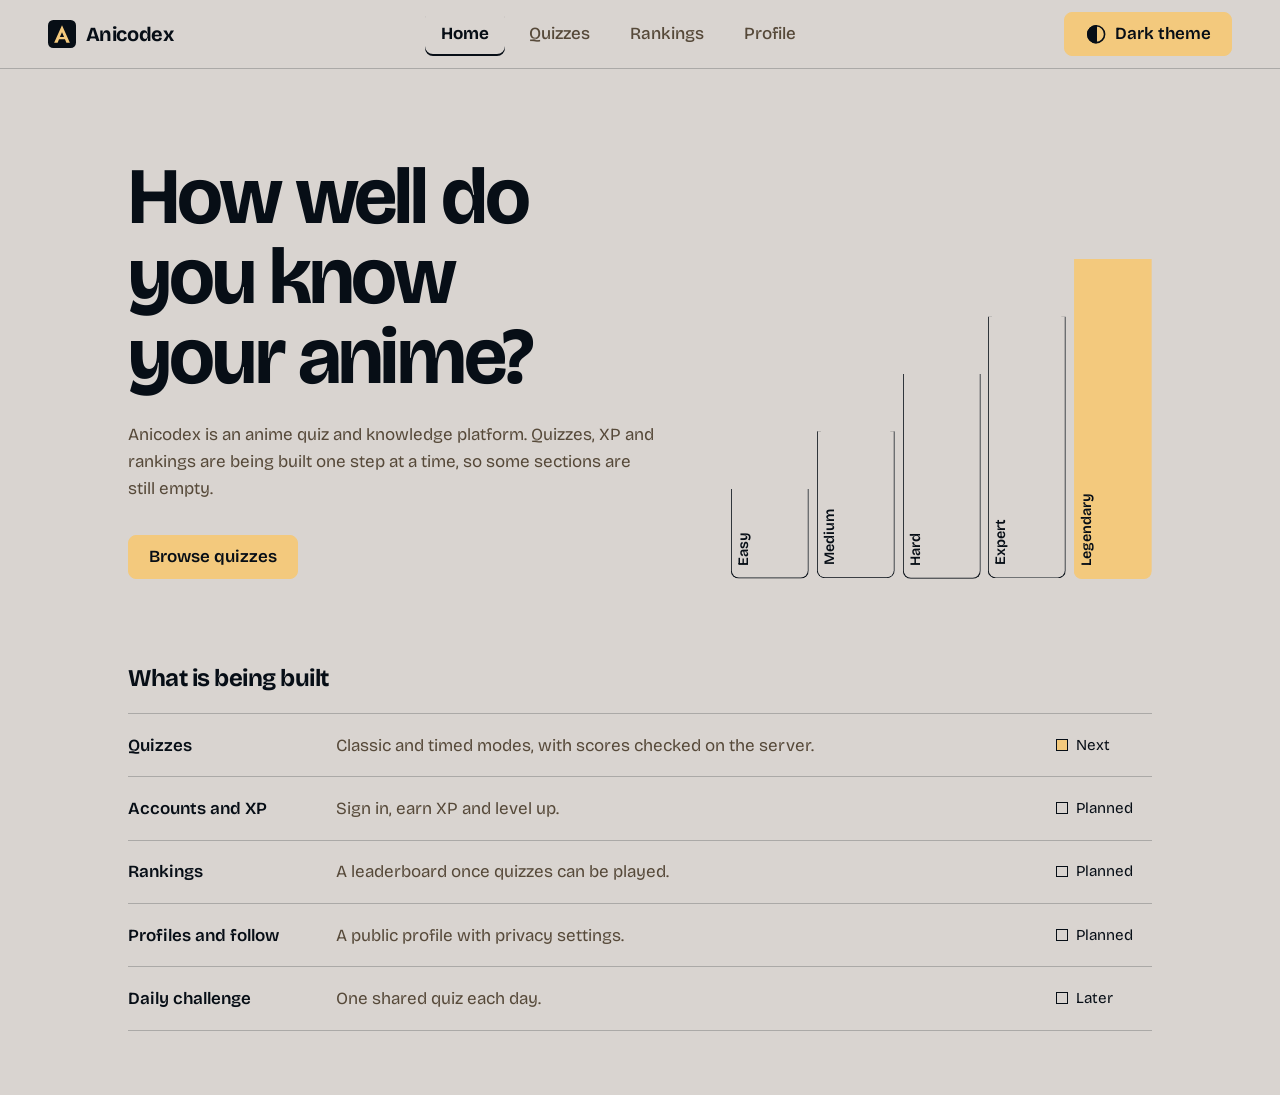
<file: index.html>
<!doctype html>
<html lang="en">
<head>
<meta charset="utf-8">
<meta name="viewport" content="width=device-width, initial-scale=1, viewport-fit=cover">
<title>Anicodex</title>
<meta name="description" content="Anicodex is an anime quiz and knowledge platform with XP, profiles and rankings.">
<meta property="og:title" content="Anicodex">
<meta property="og:description" content="Anime quizzes, XP and rankings.">
<meta name="theme-color" content="#d9d4d0" media="(prefers-color-scheme: light)">
<meta name="theme-color" content="#070e16" media="(prefers-color-scheme: dark)">
<link rel="icon" href="favicon.svg" type="image/svg+xml">
<link rel="preconnect" href="https://fonts.googleapis.com">
<link rel="preconnect" href="https://fonts.gstatic.com" crossorigin>
<link rel="stylesheet" href="https://fonts.googleapis.com/css2?family=Bricolage+Grotesque:opsz,wght@12..96,400..700&display=swap">
<link rel="stylesheet" href="style.css">
<script>try{var t=localStorage.getItem("theme");if(t)document.documentElement.dataset.theme=t}catch(e){}</script>
</head>
<body>
<svg width="0" height="0" style="position:absolute" aria-hidden="true"><defs>
<symbol id="i-logo" viewBox="0 0 32 32"><rect width="32" height="32" rx="6" fill="#070e16"/><path d="M16 6 7 26h4l1.6-4h6.8l1.6 4h4L16 6zm0 8 2.4 5.5h-4.8L16 14z" fill="#f3c97d"/></symbol>
<symbol id="i-home" viewBox="0 0 24 24"><path d="M4 11l8-7 8 7v9h-5v-6H9v6H4z"/></symbol>
<symbol id="i-quiz" viewBox="0 0 24 24"><circle cx="12" cy="12" r="9"/><path d="M9.5 9.5a2.5 2.5 0 1 1 3.5 2.3c-.7.4-1 .9-1 1.7M12 17h.01"/></symbol>
<symbol id="i-rank" viewBox="0 0 24 24"><path d="M5 20v-8M12 20V5M19 20V8"/></symbol>
<symbol id="i-user" viewBox="0 0 24 24"><circle cx="12" cy="8" r="4"/><path d="M4 21c0-4 4-6 8-6s8 2 8 6"/></symbol>
<symbol id="i-theme" viewBox="0 0 24 24"><circle cx="12" cy="12" r="9"/><path d="M12 3a9 9 0 0 0 0 18z" fill="currentColor"/></symbol>
</defs></svg>
<div id="band" aria-hidden="true"></div>
<a class="skip" href="#main">Skip to content</a>
<header class="bar">
  <a class="logo" href="#home"><svg class="mark" aria-hidden="true"><use href="#i-logo"/></svg>Anicodex</a>
  <nav aria-label="Main">
    <a href="#home"><svg aria-hidden="true"><use href="#i-home"/></svg><span>Home</span></a>
    <a href="#quizzes"><svg aria-hidden="true"><use href="#i-quiz"/></svg><span>Quizzes</span></a>
    <a href="#rankings"><svg aria-hidden="true"><use href="#i-rank"/></svg><span>Rankings</span></a>
    <a href="#profile"><svg aria-hidden="true"><use href="#i-user"/></svg><span>Profile</span></a>
  </nav>
  <button id="theme" class="ghost" type="button"><svg aria-hidden="true"><use href="#i-theme"/></svg><span></span></button>
</header>
<main id="main">
  <section id="home" class="view">
    <div class="hero">
      <div>
        <h1 tabindex="-1">How well do you know your anime?</h1>
        <p>Anicodex is an anime quiz and knowledge platform. Quizzes, XP and rankings are being built one step at a time, so some sections are still empty.</p>
        <a class="btn" href="#quizzes">Browse quizzes</a>
      </div>
      <div class="ladder" role="img" aria-label="Five difficulty levels, from Easy to Legendary">
        <span style="--h:28%" aria-hidden="true">Easy</span><span style="--h:46%" aria-hidden="true">Medium</span><span style="--h:64%" aria-hidden="true">Hard</span><span style="--h:82%" aria-hidden="true">Expert</span><span class="top" style="--h:100%" aria-hidden="true">Legendary</span>
      </div>
    </div>
    <h2>What is being built</h2>
    <dl class="plan">
      <div><dt>Quizzes</dt><dd>Classic and timed modes, with scores checked on the server.</dd><dd class="st now">Next</dd></div>
      <div><dt>Accounts and XP</dt><dd>Sign in, earn XP and level up.</dd><dd class="st">Planned</dd></div>
      <div><dt>Rankings</dt><dd>A leaderboard once quizzes can be played.</dd><dd class="st">Planned</dd></div>
      <div><dt>Profiles and follow</dt><dd>A public profile with privacy settings.</dd><dd class="st">Planned</dd></div>
      <div><dt>Daily challenge</dt><dd>One shared quiz each day.</dd><dd class="st">Later</dd></div>
    </dl>
  </section>
  <section id="quizzes" class="view" hidden>
    <h1 tabindex="-1">Quizzes</h1>
    <p>No quizzes yet. Playing a quiz is the next thing being built.</p>
  </section>
  <section id="rankings" class="view" hidden>
    <h1 tabindex="-1">Rankings</h1>
    <p>No scores yet. Rankings need quizzes and accounts first.</p>
  </section>
  <section id="profile" class="view" hidden>
    <h1 tabindex="-1">Profile</h1>
    <p>Sign-in is not available yet. Your profile, XP and quiz history will live here.</p>
  </section>
</main>
<script src="app.js"></script>
</body>
</html>
</file>
<file: style.css>
:root{--bg:#d9d4d0;--fg:#070e16;--muted:#564939;--accent:#f3c97d;--on-accent:#070e16;--line:color-mix(in srgb,var(--fg) 22%,transparent);--r:8px;--pad:clamp(1rem,4vw,3rem);--ink:url("data:image/svg+xml,%3Csvg xmlns=%22http://www.w3.org/2000/svg%22 viewBox=%220 0 100 100%22%3E%3Cpolygon points=%2296.7,50.0 91.8,52.2 93.8,54.6 92.1,56.7 91.9,58.9 92.3,61.3 92.0,63.7 85.6,63.7 82.7,64.6 86.7,68.7 79.1,66.8 77.3,67.8 79.6,71.5 76.1,71.2 79.3,76.3 76.6,76.6 74.8,77.6 73.0,78.4 74.8,84.1 69.4,79.9 68.9,82.7 67.5,84.4 65.5,84.8 64.2,86.9 61.4,85.2 59.4,84.9 57.4,84.9 56.5,90.8 53.6,84.7 51.9,87.1 50.0,88.6 47.9,90.6 45.2,95.7 42.6,97.0 40.4,95.2 37.7,96.1 33.9,99.5 33.4,93.2 32.5,89.4 29.0,91.1 29.1,86.2 26.5,86.2 24.0,85.8 24.8,81.1 23.3,79.6 21.2,78.8 21.8,75.4 21.6,73.0 18.6,72.8 18.5,70.4 14.3,70.6 12.5,69.1 11.4,67.2 11.9,64.6 5.5,64.5 14.1,59.6 14.4,57.6 17.9,55.1 14.6,53.7 14.2,51.9 11.9,50.0 12.6,48.0 15.6,46.4 10.8,43.8 18.0,43.2 15.6,40.8 16.0,38.9 14.5,36.4 12.9,33.5 8.4,28.8 11.1,27.5 11.7,25.1 8.8,20.1 17.3,23.6 18.7,21.8 20.6,20.6 21.2,18.0 22.8,16.5 24.1,14.3 27.3,15.1 28.9,13.4 28.7,8.1 32.3,10.3 36.0,13.7 37.9,12.7 39.6,11.1 41.4,9.4 43.1,6.7 45.3,5.6 47.8,8.0 50.0,7.1 52.0,12.4 53.7,14.3 55.6,14.7 57.0,17.3 58.5,18.3 60.6,17.4 62.8,16.6 63.7,19.3 69.8,11.2 69.1,16.9 70.7,18.2 71.4,20.5 73.8,20.6 75.5,21.7 80.2,19.8 80.6,22.4 82.4,23.8 86.5,23.5 84.2,27.8 82.5,31.3 82.0,33.7 83.2,35.2 84.5,36.7 88.1,37.6 89.0,39.6 95.3,40.4 98.7,42.3 93.9,45.4 94.1,47.7%22/%3E%3Ccircle cx=%2218.7%22 cy=%2284.8%22 r=%221.6%22/%3E%3Ccircle cx=%2285.1%22 cy=%2283.9%22 r=%221.9%22/%3E%3Ccircle cx=%2277.1%22 cy=%2211.6%22 r=%221.1%22/%3E%3Ccircle cx=%2298.3%22 cy=%2247.8%22 r=%222.0%22/%3E%3Ccircle cx=%224.1%22 cy=%2260.0%22 r=%222.1%22/%3E%3Ccircle cx=%221.3%22 cy=%2255.0%22 r=%222.1%22/%3E%3Ccircle cx=%2291.6%22 cy=%2274.8%22 r=%221.2%22/%3E%3Ccircle cx=%2288.1%22 cy=%2278.2%22 r=%220.8%22/%3E%3Ccircle cx=%2224.7%22 cy=%2289.2%22 r=%221.2%22/%3E%3Ccircle cx=%2245.6%22 cy=%2298.7%22 r=%221.5%22/%3E%3Ccircle cx=%2273.1%22 cy=%226.9%22 r=%222.3%22/%3E%3Ccircle cx=%2274.9%22 cy=%2289.6%22 r=%221.2%22/%3E%3Ccircle cx=%2296.1%22 cy=%2256.7%22 r=%221.8%22/%3E%3Ccircle cx=%2296.4%22 cy=%2235.2%22 r=%221.6%22/%3E%3Ccircle cx=%222.8%22 cy=%2241.5%22 r=%220.9%22/%3E%3Ccircle cx=%2279.0%22 cy=%2288.8%22 r=%222.1%22/%3E%3C/svg%3E")}
:root[data-theme=dark]{--bg:#070e16;--fg:#d9d4d0;--muted:color-mix(in srgb,var(--fg) 72%,var(--bg))}
@media(prefers-color-scheme:dark){:root:not([data-theme=light]){--bg:#070e16;--fg:#d9d4d0;--muted:color-mix(in srgb,var(--fg) 72%,var(--bg))}}
*{box-sizing:border-box}
[hidden]{display:none!important}
body{margin:0;background:var(--bg);color:var(--fg);font:400 1.0625rem/1.6 "Bricolage Grotesque",system-ui,sans-serif}
:focus-visible{outline:2px solid var(--fg);outline-offset:3px}
h1:focus{outline:none}
svg{flex:none}
.skip{position:absolute;left:-9999px}
.skip:focus{left:1rem;top:1rem;z-index:10;background:var(--accent);color:var(--on-accent);padding:.5rem 1rem;border-radius:var(--r)}
.bar{position:sticky;top:0;z-index:5;background:var(--bg);display:flex;align-items:center;justify-content:space-between;gap:1rem;padding:.75rem var(--pad);border-bottom:1px solid var(--line)}
.logo{display:flex;align-items:center;gap:.6rem;font-weight:700;font-size:1.25rem;letter-spacing:-.02em;color:inherit;text-decoration:none}
.mark{width:1.75rem;height:1.75rem}
nav{display:flex;gap:.5rem}
nav a{display:flex;align-items:center;gap:.5rem;min-height:44px;padding:0 1rem;border-radius:var(--r);color:var(--muted);font-weight:500;text-decoration:none}
nav a:hover{color:var(--fg)}
nav a[aria-current]{color:var(--fg);font-weight:700;box-shadow:inset 0 -2px 0 var(--fg)}
nav svg,.ghost svg{width:1.4rem;height:1.4rem;fill:none;stroke:currentColor;stroke-width:1.75;stroke-linecap:round;stroke-linejoin:round}
nav a[aria-current] svg{stroke-width:2.25}
nav svg{display:none}
.ghost,.btn{display:inline-flex;align-items:center;justify-content:center;gap:.5rem;min-height:44px;font:inherit;font-weight:600;border-radius:var(--r);padding:0 1.25rem;cursor:pointer;text-decoration:none}
.ghost{background:none;color:inherit;border:1px solid var(--line)}
.btn{background:var(--accent);color:var(--on-accent);border:1px solid var(--accent)}
#theme{background:var(--accent);color:var(--on-accent);border-color:var(--accent)}
.ghost:hover,.btn:hover{border-color:var(--fg)}
main{max-width:70rem;margin:0 auto;padding:clamp(2.5rem,7vw,5.5rem) var(--pad) 4rem}
h1{font-size:clamp(2.5rem,7vw,5rem);line-height:1;letter-spacing:-.035em;max-width:14ch;margin:0 0 1.5rem;text-wrap:balance}
h2{font-size:1.5rem;letter-spacing:-.02em;margin:5rem 0 1rem}
p{max-width:58ch;margin:0 0 2rem;color:var(--muted)}
.hero{display:grid;grid-template-columns:1.25fr 1fr;gap:clamp(2rem,6vw,5rem);align-items:end}
.ladder{display:flex;align-items:flex-end;gap:.5rem;height:clamp(14rem,32vw,20rem)}
.ladder span{flex:1;height:var(--h);border:1px solid var(--fg);border-bottom:0;border-radius:var(--r) var(--r) 0 0;padding:.75rem 0;writing-mode:vertical-rl;transform:rotate(180deg);text-align:left;font-size:.9rem;font-weight:600}
.ladder .top{background:var(--accent);border-color:var(--accent);color:var(--on-accent)}
.plan{margin:0;border-top:1px solid var(--line)}
.plan div{display:grid;grid-template-columns:12rem 1fr 6rem;gap:1rem;align-items:baseline;padding:1.1rem 0;border-bottom:1px solid var(--line)}
dt{font-weight:600}
dd{margin:0;color:var(--muted)}
.st{display:flex;align-items:center;gap:.5rem;color:var(--fg);font-size:.95rem}
.st::before{content:"";width:.6rem;height:.6rem;border:1.5px solid var(--fg)}
.st.now::before{background:var(--accent);border-color:var(--fg)}
::view-transition-old(root),::view-transition-new(root){-webkit-mask-image:var(--ink);mask-image:var(--ink);-webkit-mask-repeat:no-repeat;mask-repeat:no-repeat;animation:ink 1.1s cubic-bezier(.55,0,.25,1) both}
@keyframes ink{
  from{-webkit-mask-size:0 0;mask-size:0 0;-webkit-mask-position:var(--x) var(--y);mask-position:var(--x) var(--y)}
  to{-webkit-mask-size:240vmax 240vmax;mask-size:240vmax 240vmax;-webkit-mask-position:calc(var(--x) - 120vmax) calc(var(--y) - 120vmax);mask-position:calc(var(--x) - 120vmax) calc(var(--y) - 120vmax)}}
#band{display:none;position:fixed;inset:0;background:var(--accent);view-transition-name:band;pointer-events:none}
::view-transition-old(band){display:none}
::view-transition-group(band){animation:none}
@supports(mask-composite:exclude) or (-webkit-mask-composite:xor){
  .ink #band{display:block}
  ::view-transition-new(band){-webkit-mask-image:var(--ink),var(--ink);mask-image:var(--ink),var(--ink);-webkit-mask-repeat:no-repeat;mask-repeat:no-repeat;-webkit-mask-composite:xor;mask-composite:exclude;animation:ring 1.1s cubic-bezier(.55,0,.25,1) both}
  @keyframes ring{
    from{-webkit-mask-size:0 0,0 0;mask-size:0 0,0 0;-webkit-mask-position:var(--x) var(--y),var(--x) var(--y);mask-position:var(--x) var(--y),var(--x) var(--y)}
    to{-webkit-mask-size:300vmax 300vmax,240vmax 240vmax;mask-size:300vmax 300vmax,240vmax 240vmax;-webkit-mask-position:calc(var(--x) - 150vmax) calc(var(--y) - 150vmax),calc(var(--x) - 120vmax) calc(var(--y) - 120vmax);mask-position:calc(var(--x) - 150vmax) calc(var(--y) - 150vmax),calc(var(--x) - 120vmax) calc(var(--y) - 120vmax)}}
}
@media(max-width:760px){
  .hero{grid-template-columns:1fr;align-items:start}
  .plan div{grid-template-columns:1fr auto;gap:.15rem 1rem}
  .plan dd:not(.st){grid-column:1/-1;grid-row:2}
  h2{margin-top:3.5rem}
}
@media(max-width:640px){
  .ghost span{display:none}
  .ghost{width:44px;padding:0}
  nav{position:fixed;inset:auto 0 0;z-index:5;justify-content:space-around;gap:0;background:var(--bg);border-top:1px solid var(--line);padding:.4rem 0 calc(.4rem + env(safe-area-inset-bottom))}
  nav a{flex-direction:column;gap:.15rem;padding:.35rem .5rem;min-height:52px;font-size:.8rem;box-shadow:none!important}
  nav svg{display:block}
  main{padding-bottom:7rem}
}
@media(prefers-reduced-motion:reduce){*,::view-transition-new(root),::view-transition-new(band){animation:none!important;transition:none!important}}
</file>
